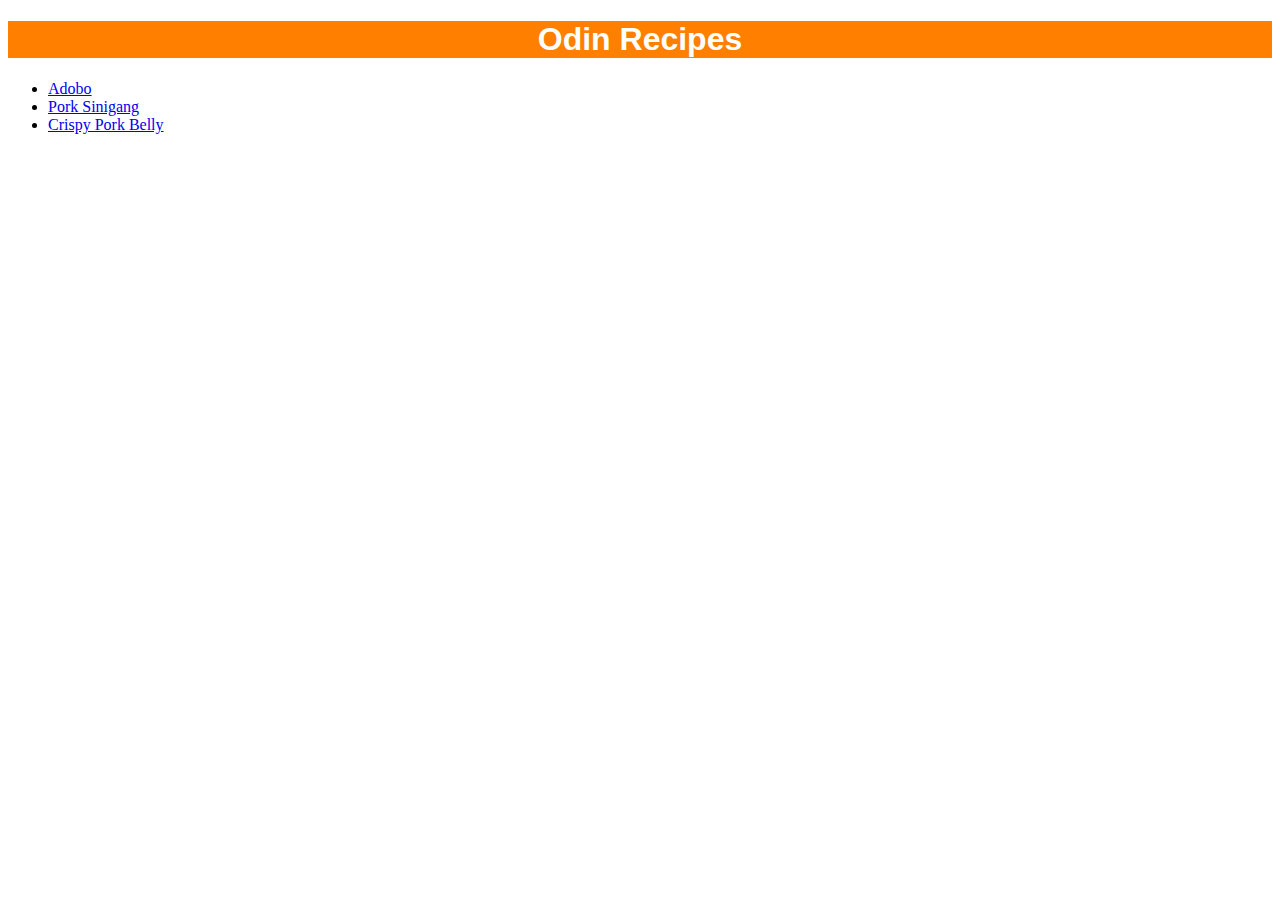
<file: index.html>
<!DOCTYPE html>
<html lang="en">
    <head>
        <meta charset="utf-8">
        <link rel="stylesheet" href="./style.css">
        <title>Odin Recipes</title>
    </head>
    <body>
        <h1>Odin Recipes</h1>
        <ul>
            <li><a href="./recipes/adobo.html">Adobo</a></li>
            <li><a href="./recipes/pork-sinigang.html">Pork Sinigang</a></li>
            <li><a href="./recipes/crispy-pork-belly.html">Crispy Pork Belly</a></li>
        </ul>
    </body>
</html>
</file>
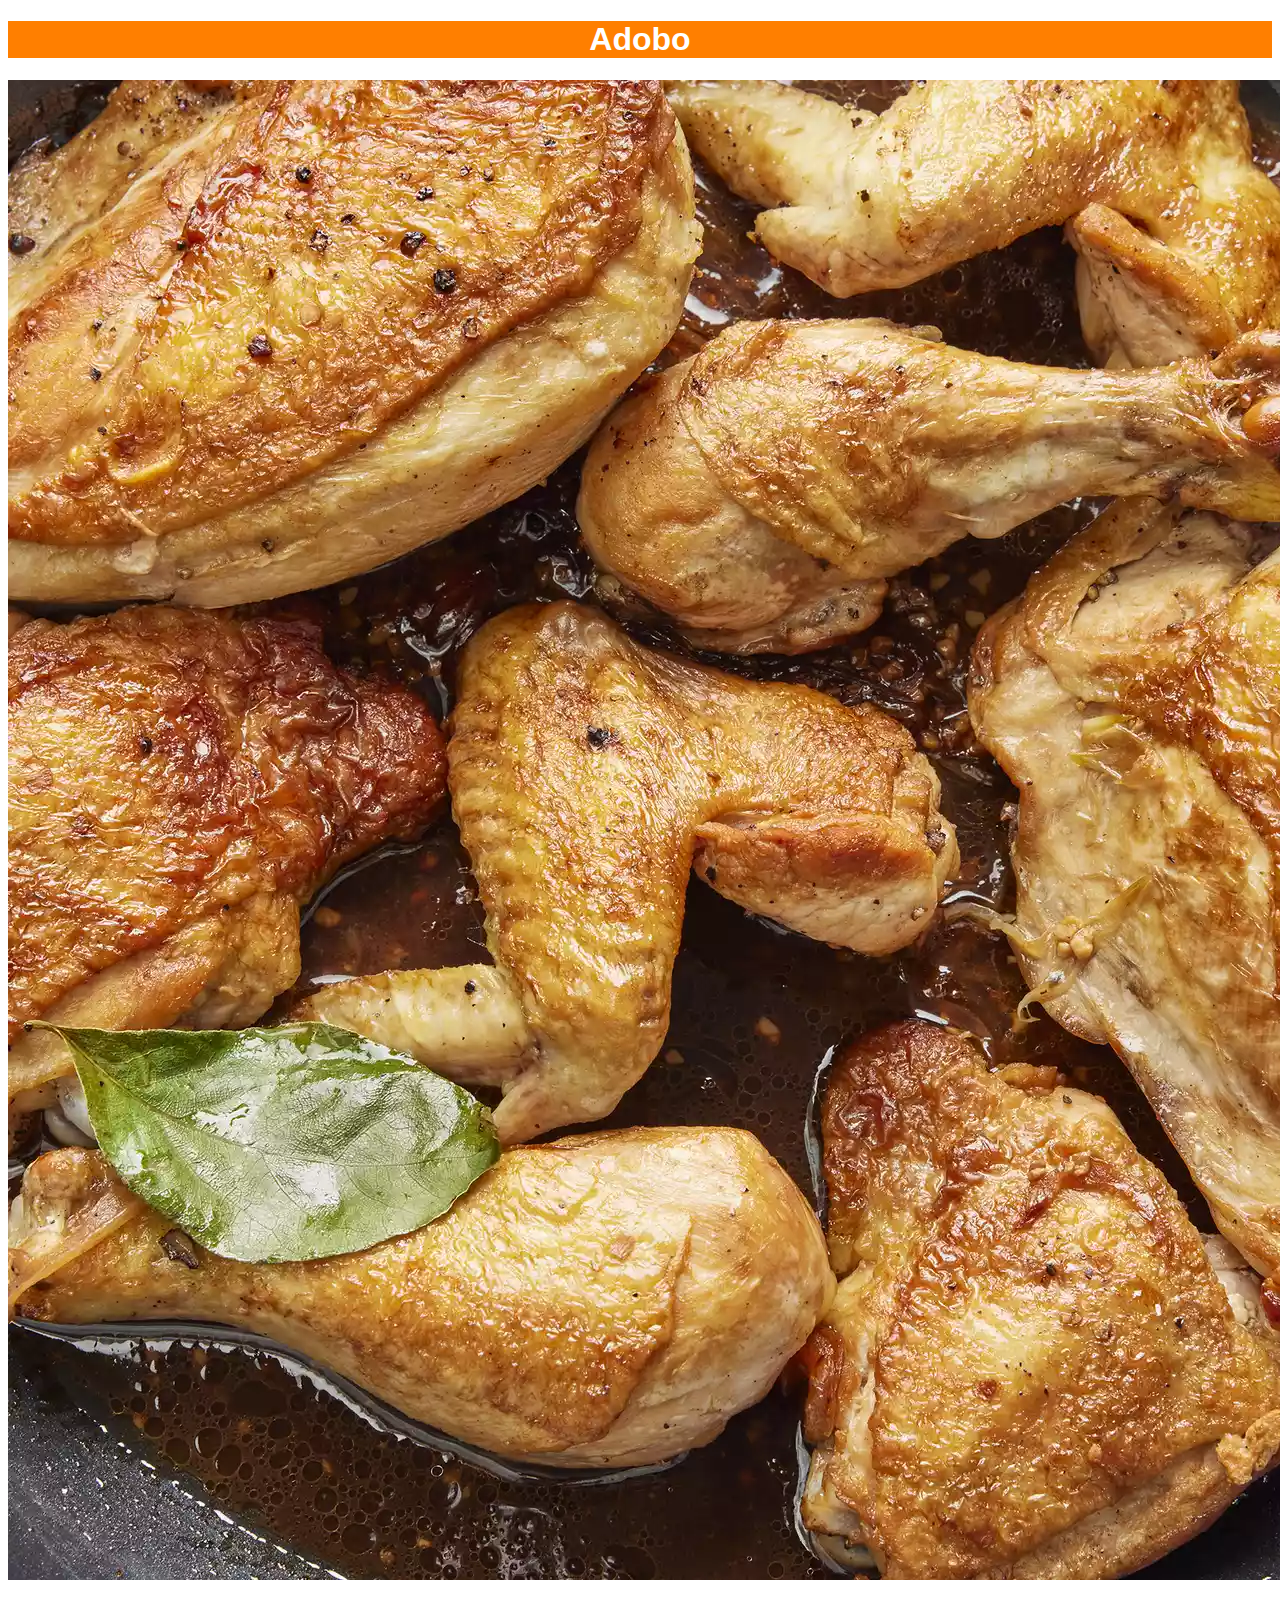
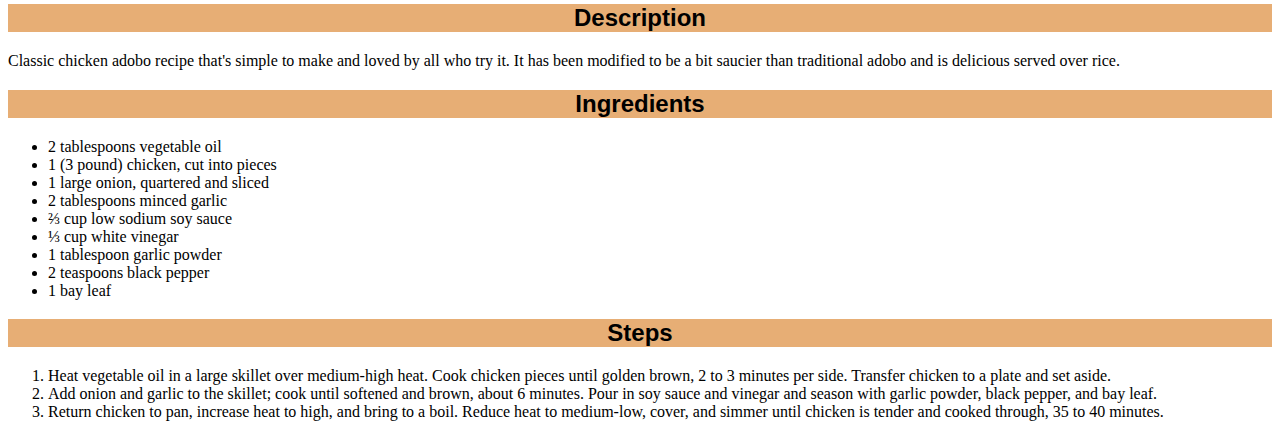
<file: recipes/adobo.html>
<!DOCTYPE html>
<html lang="en">
    <head>
        <meta charset="utf-8">
        <link rel="stylesheet" href="../style.css">
        <title>Adobo</title>
    </head>
    <body>
        <h1>Adobo</h1>
        <img src="adobo.webp" alt="Image of Adobo">
        <h2>Description</h2>
        <p>Classic chicken adobo recipe that's simple to make and loved by all who try it. 
            It has been modified to be a bit saucier than traditional adobo and is delicious 
            served over rice.</p>
        <h2>Ingredients</h2>
        <ul>
            <li>2 tablespoons vegetable oil</li>
            <li>1 (3 pound) chicken, cut into pieces</li>
            <li>1 large onion, quartered and sliced</li>
            <li>2 tablespoons minced garlic</li>
            <li>⅔ cup low sodium soy sauce</li>
            <li>⅓ cup white vinegar</li>
            <li>1 tablespoon garlic powder</li>
            <li>2 teaspoons black pepper</li>
            <li>1 bay leaf</li>
        </ul>
        <h2>Steps</h2>
        <ol>
            <li>Heat vegetable oil in a large skillet over medium-high heat. Cook chicken pieces 
                until golden brown, 2 to 3 minutes per side. Transfer chicken to a plate and set aside.</li>
            <li>Add onion and garlic to the skillet; cook until softened and brown, about 6 minutes. Pour 
                in soy sauce and vinegar and season with garlic powder, black pepper, and bay leaf.</li>
            <li>Return chicken to pan, increase heat to high, and bring to a boil. Reduce heat to medium-low, 
                cover, and simmer until chicken is tender and cooked through, 35 to 40 minutes.</li>
        </ol>
    </body>
</html>
</file>
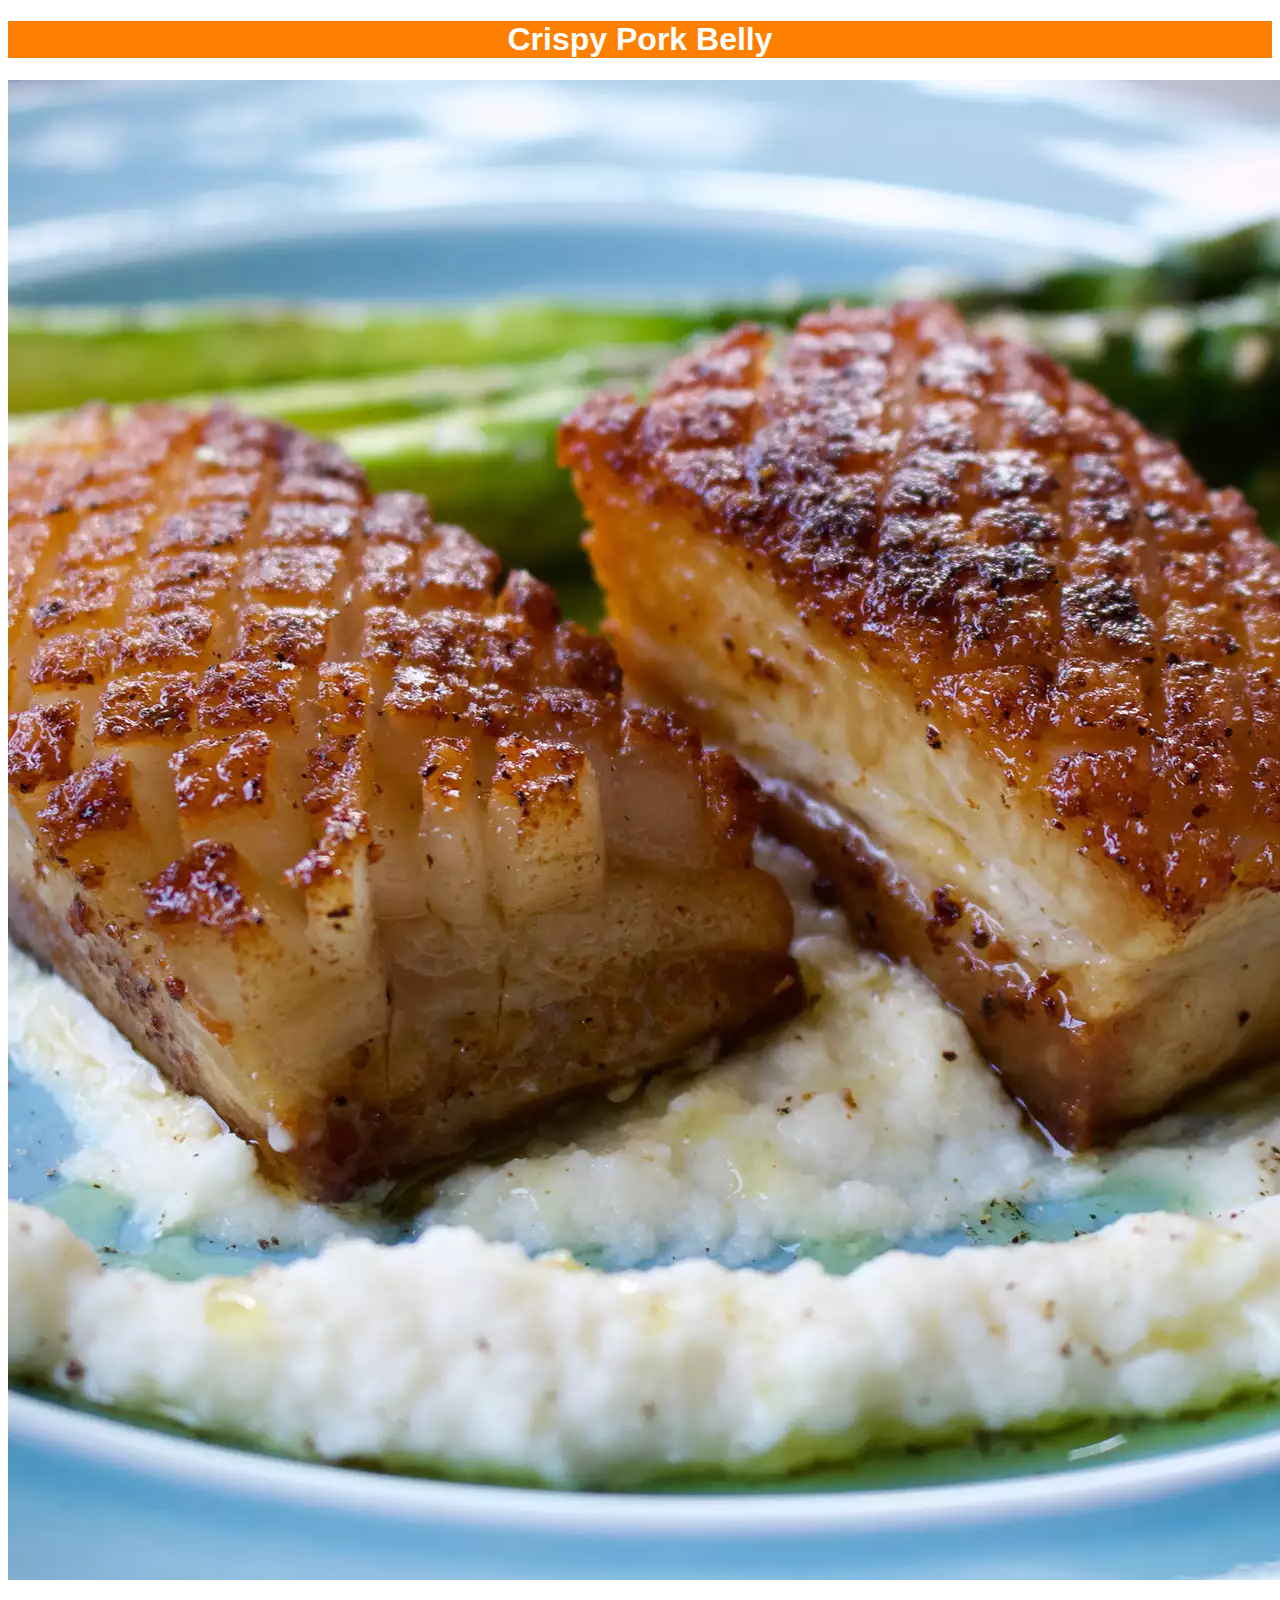
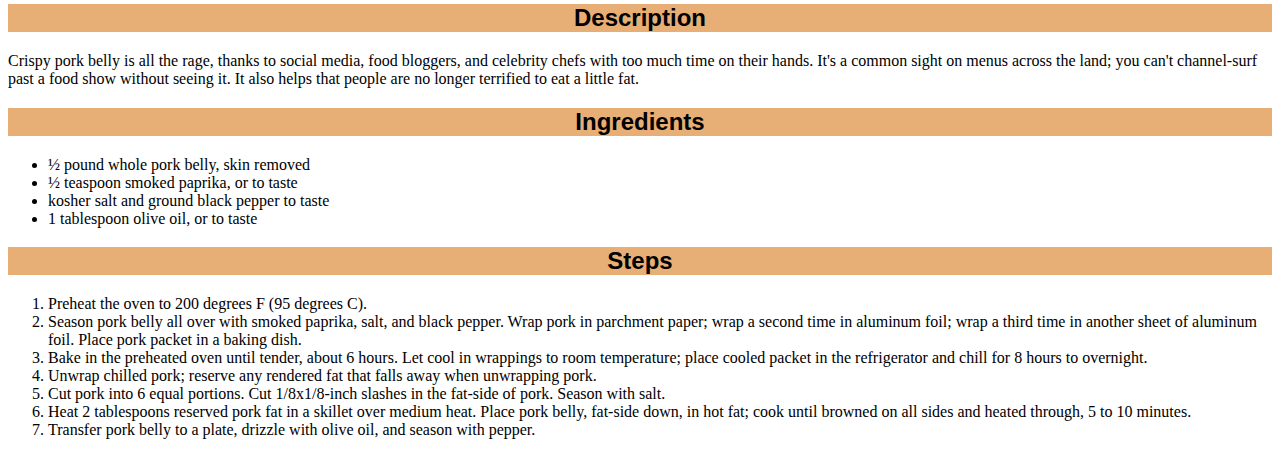
<file: recipes/crispy-pork-belly.html>
<!DOCTYPE html>
<html lang="en">
    <head>
        <meta charset="utf-8">
        <link rel="stylesheet" href="../style.css">
        <title>Crispy Pork Belly</title>
    </head>
    <body>
        <h1>Crispy Pork Belly</h1>
        <img src="crispy-pork-belly.webp" alt="Image of Crispy Pork Belly">
        <h2>Description</h2>
        <p>Crispy pork belly is all the rage, thanks to social media, food 
            bloggers, and celebrity chefs with too much time on their hands. 
            It's a common sight on menus across the land; you can't channel-surf 
            past a food show without seeing it. It also helps that people are 
            no longer terrified to eat a little fat.</p>
        <h2>Ingredients</h2>
        <ul>
            <li>½ pound whole pork belly, skin removed</li>
            <li>½ teaspoon smoked paprika, or to taste</li>
            <li>kosher salt and ground black pepper to taste</li>
            <li>1 tablespoon olive oil, or to taste</li>
        </ul>
        <h2>Steps</h2>
        <ol>
            <li>Preheat the oven to 200 degrees F (95 degrees C).</li>
            <li>Season pork belly all over with smoked paprika, salt, and black 
                pepper. Wrap pork in parchment paper; wrap a second time in aluminum 
                foil; wrap a third time in another sheet of aluminum foil. 
                Place pork packet in a baking dish.</li>
            <li>Bake in the preheated oven until tender, about 6 hours. Let 
                cool in wrappings to room temperature; place cooled packet in 
                the refrigerator and chill for 8 hours to overnight.</li>
            <li>Unwrap chilled pork; reserve any rendered fat that falls away 
                when unwrapping pork.</li>
            <li>Cut pork into 6 equal portions. Cut 1/8x1/8-inch slashes 
                in the fat-side of pork. Season with salt.</li>
            <li>Heat 2 tablespoons reserved pork fat in a skillet over medium 
                heat. Place pork belly, fat-side down, in hot fat; cook until 
                browned on all sides and heated through, 5 to 10 minutes.</li>
            <li>Transfer pork belly to a plate, drizzle with olive oil, 
                and season with pepper.</li>
        </ol>
    </body>
</html>
</file>
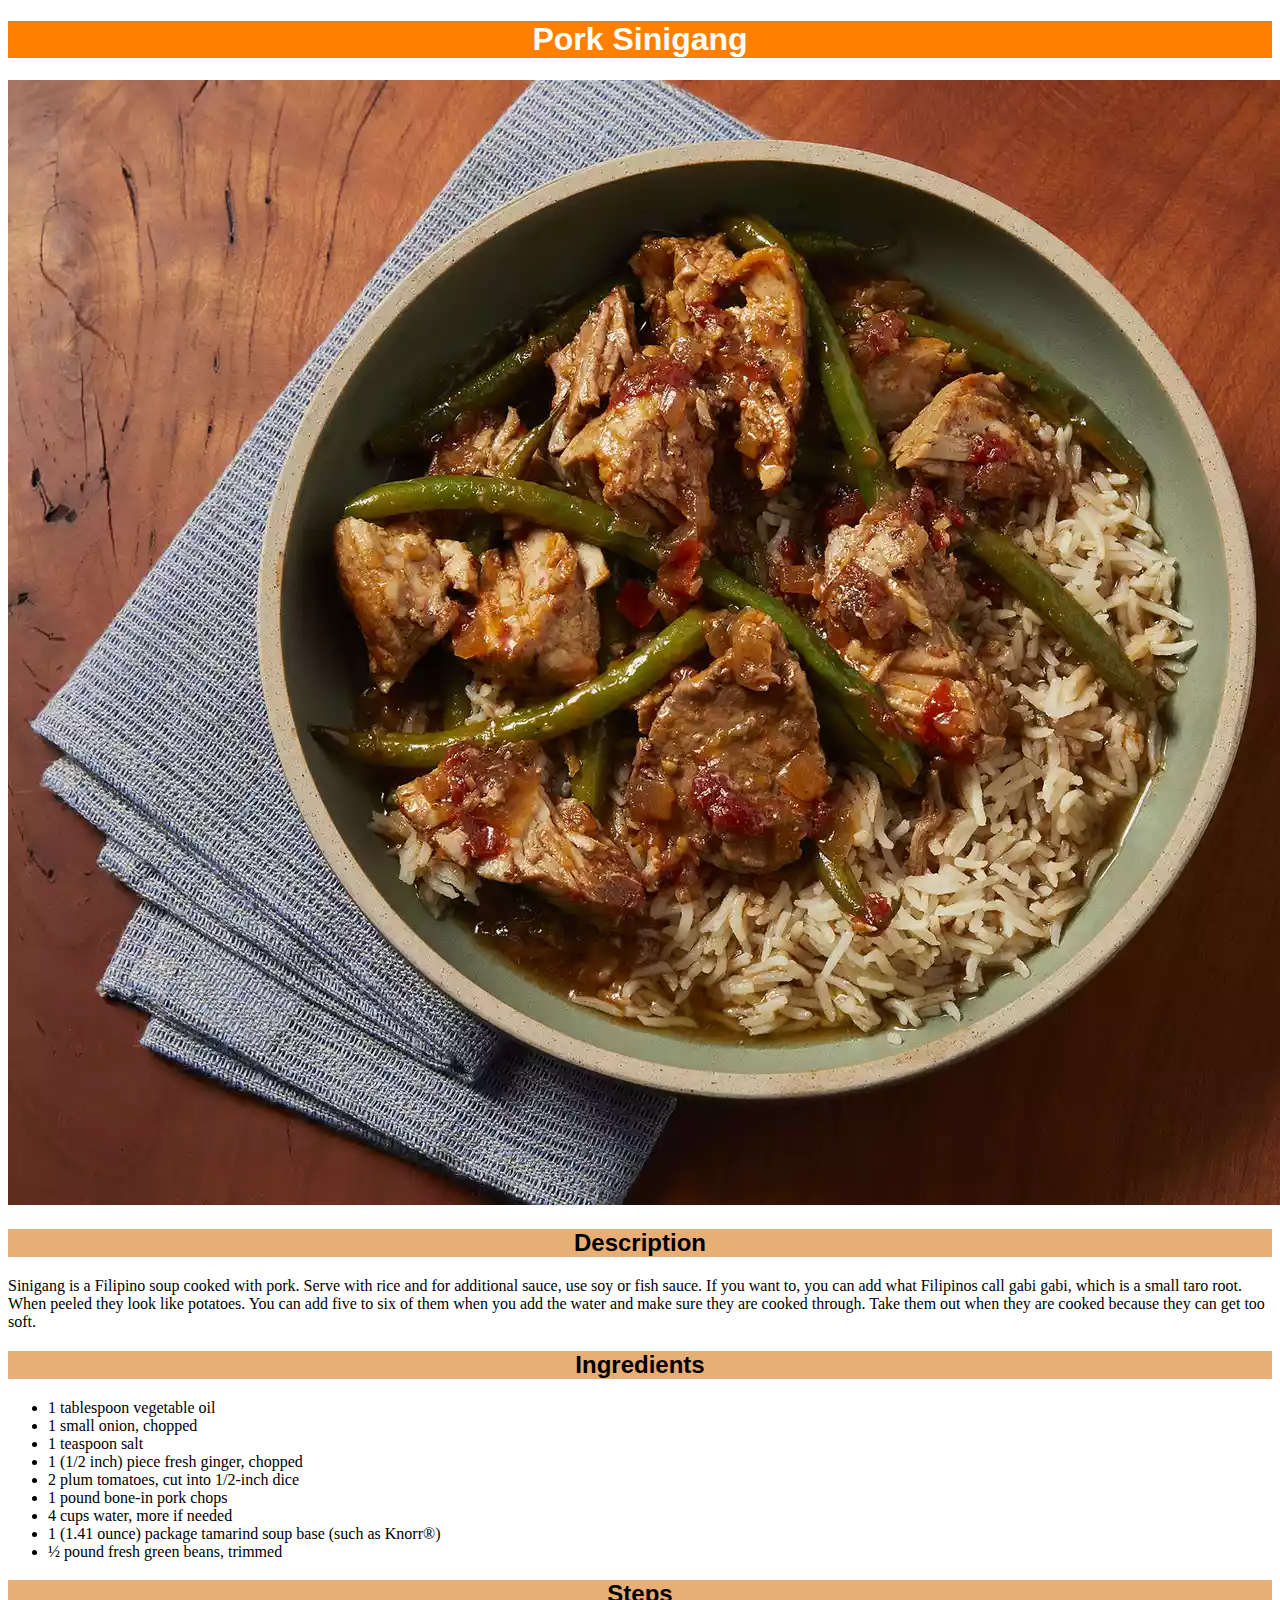
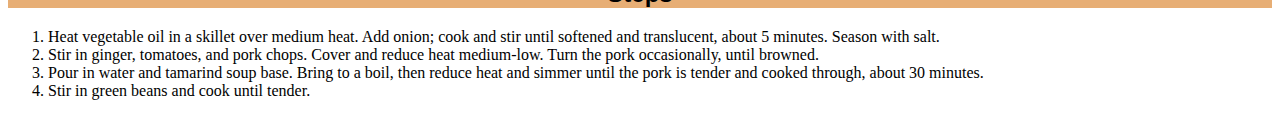
<file: recipes/pork-sinigang.html>
<!DOCTYPE html>
<html lang="en">
    <head>
        <meta charset="utf-8">
        <link rel="stylesheet" href="../style.css">
        <title>Pork Sinigang</title>
    </head>
    <body>
        <h1>Pork Sinigang</h1>
        <img src="pork-sinigang.webp" alt="Image of Pork Sinigang">
        <h2>Description</h2>
        <p>Sinigang is a Filipino soup cooked with pork. Serve with rice 
            and for additional sauce, use soy or fish sauce. If you want 
            to, you can add what Filipinos call gabi gabi, which is a small 
            taro root. When peeled they look like potatoes. You can add five 
            to six of them when you add the water and make sure they are cooked 
            through. Take them out when they are cooked because they can get too soft.
        </p>
        <h2>Ingredients</h2>
        <ul>
            <li>1 tablespoon vegetable oil</li>
            <li>1 small onion, chopped</li>
            <li>1 teaspoon salt</li>
            <li>1 (1/2 inch) piece fresh ginger, chopped</li>
            <li>2 plum tomatoes, cut into 1/2-inch dice</li>
            <li>1 pound bone-in pork chops</li>
            <li>4 cups water, more if needed</li>
            <li>1 (1.41 ounce) package tamarind soup base (such as Knorr®)</li>
            <li>½ pound fresh green beans, trimmed</li>
        </ul>
        <h2>Steps</h2>
        <ol>
            <li>Heat vegetable oil in a skillet over medium heat. Add onion; 
                cook and stir until softened and translucent, about 5 minutes. 
                Season with salt.</li>
            <li>Stir in ginger, tomatoes, and pork chops. Cover and reduce heat 
                 medium-low. Turn the pork occasionally, until browned.</li>
            <li>Pour in water and tamarind soup base. Bring to a boil, then 
                reduce heat and simmer until the pork is tender and cooked through, 
                about 30 minutes.</li>
            <li>Stir in green beans and cook until tender.</li>
        </ol>
    </body>
</html>
</file>
<file: style.css>
h1 {
    background-color: rgb(255,127,0);
    color: white;
    text-align: center;
    font-family: Verdana, Geneva, Tahoma, sans-serif;
}

h2 {
    background-color: rgb(231, 174, 117);
    text-align: center;
    font-family: Verdana, Geneva, Tahoma, sans-serif;
}
</file>
